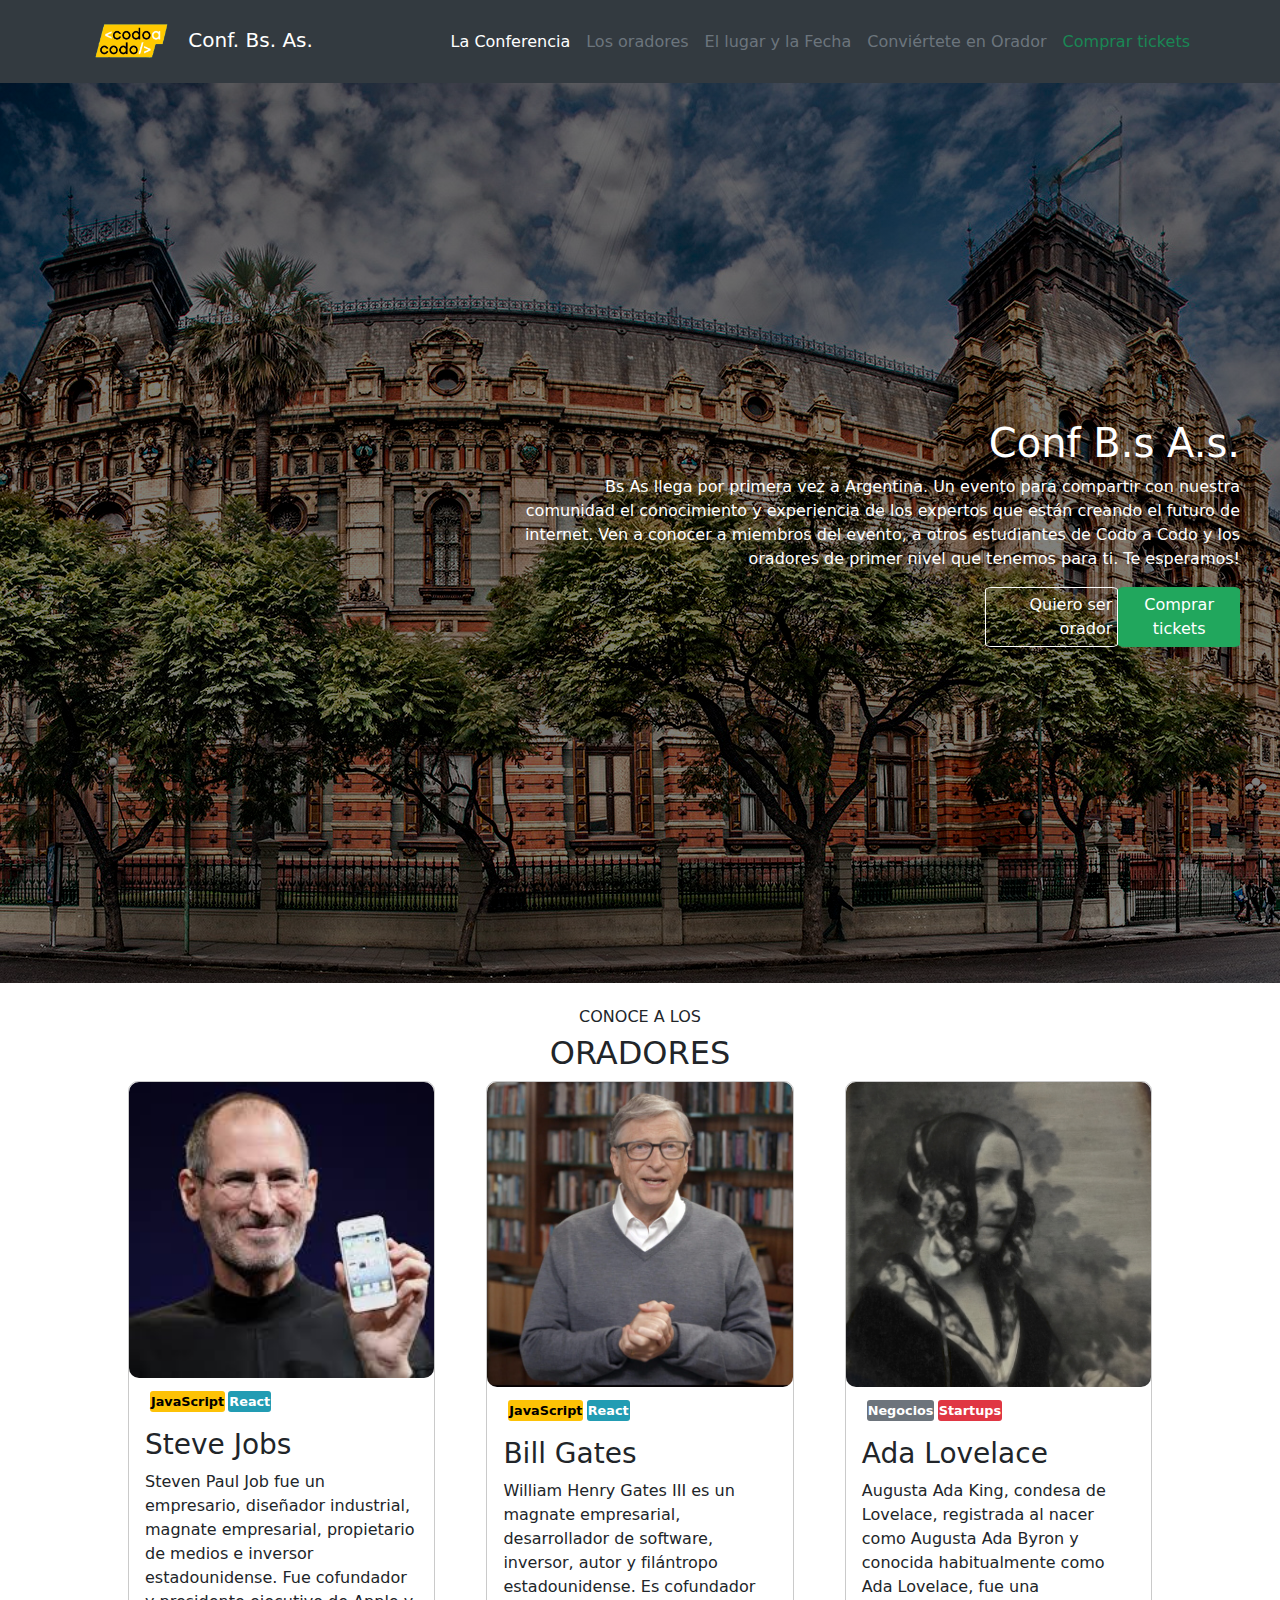
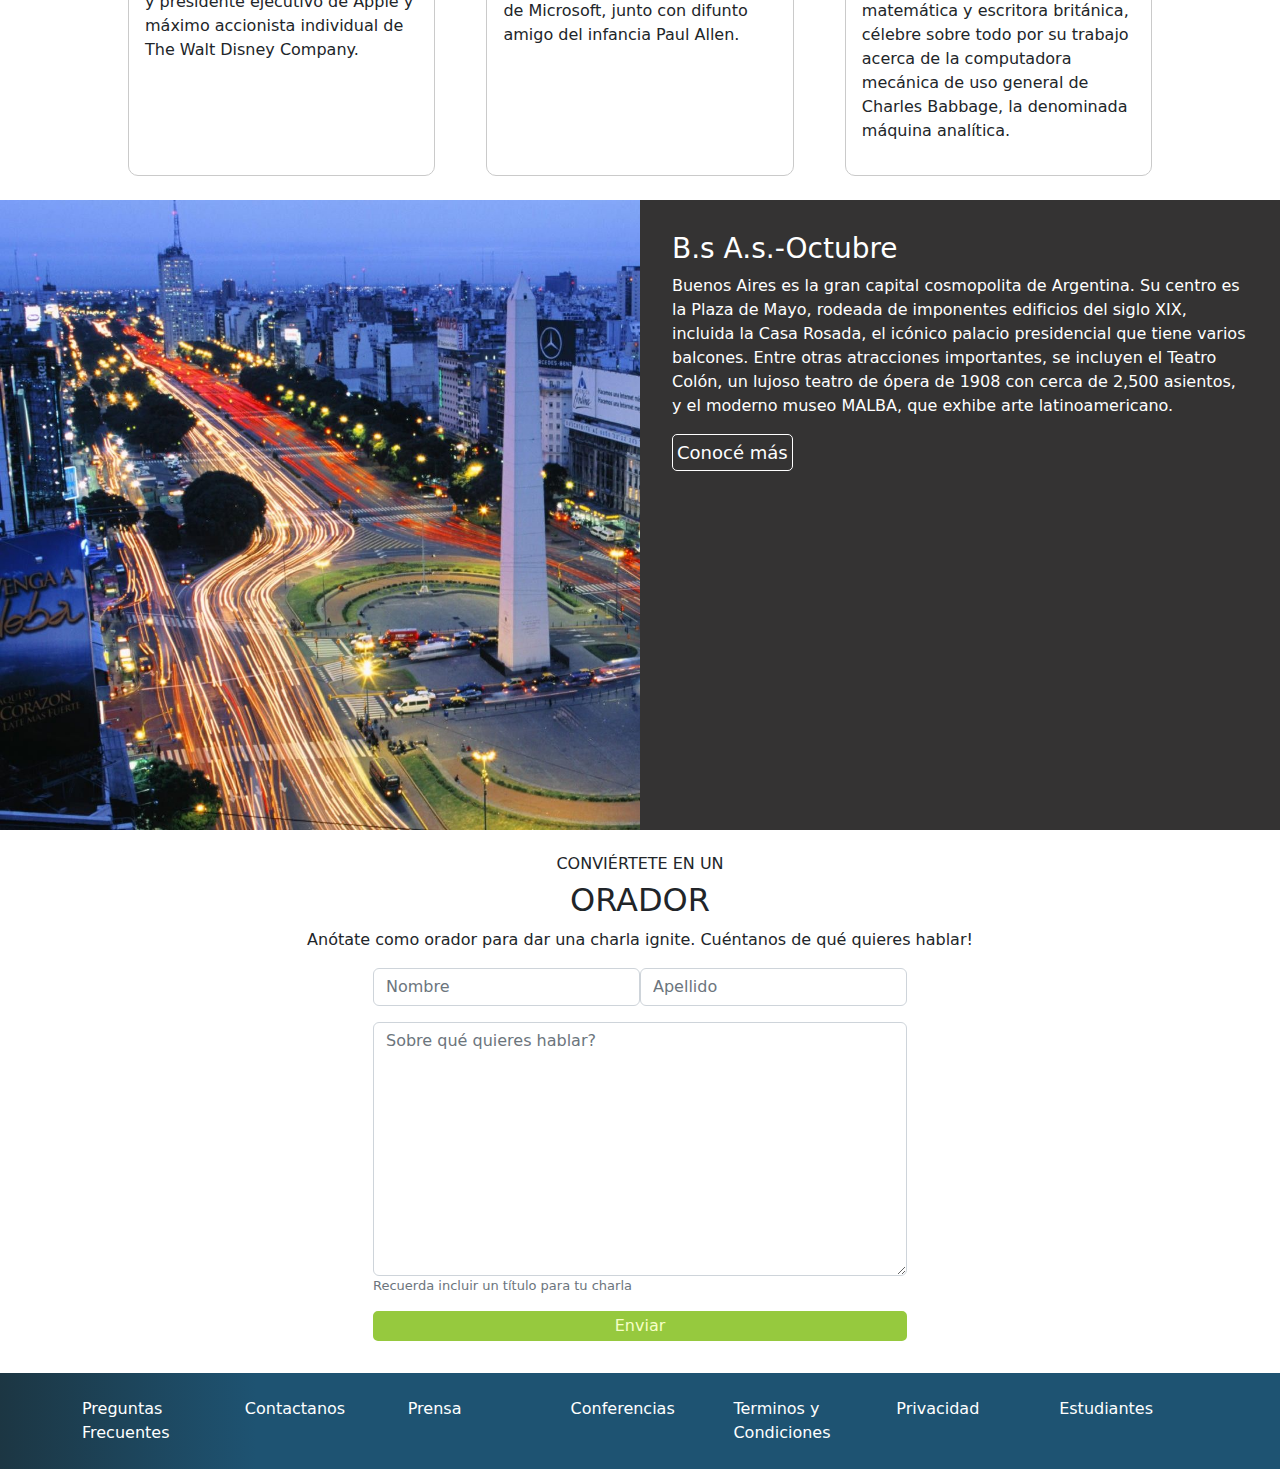
<file: index.html>
<!DOCTYPE html>
<html lang="es">
    <head>
        <meta charset="UTF-8">
        <meta http-equiv="X-UA-Compatible" content="IE=edge">
        <meta name="viewport" content="width=device-width, initial-scale=1.0">
        <title>Integrador</title>
        <link rel="shortcut icon" href="favicon.ico">
        <link rel="stylesheet" href="./css/bootstrap.min.css">
        <link rel="stylesheet" href="./css/estilos.css">
    </head>
    <body>
        <!--<header class="header__flex">
            <div class="logo">
                <img class="img__logo" src="./assets/imagenes/codoacodo.png" alt="Logo de codo a codo" loading="lazy">
            <h2 class="titulo">Conf. Bs. As.</h2>
            </div>
            <nav class="menu">
                <a class="link" href="#">La Conferencia</a>  
                <a class="link" href="#orarores">Los oradores</a>
                <a class="link" href="#lugarYFecha">El lugar y la Fecha</a>
                <a class="link" href="#formulario">Conviértete en Orador</a>
                <a class="linktickets" href="./pages/comprartickets.html">Comprar tickets</a> 
            </nav>
        </header>
    -->
    <header>
        <nav class="navbar navbar-expand-lg bgColorGris">
            <div class="container">
              <a class="navbar-brand text-white" href="#">
                <img src="./assets/imagenes/codoacodo.png" alt="Logo" width="100">
                Conf. Bs. As.
            </a>
              <button class="navbar-toggler" type="button" data-bs-toggle="collapse" data-bs-target="#navbarSupportedContent" aria-controls="navbarSupportedContent" aria-expanded="false" aria-label="Toggle navigation">
                <span class="navbar-toggler-icon"></span>
              </button>
              <div class="collapse navbar-collapse" id="navbarSupportedContent">
                    <ul class="navbar-nav me-auto mb-2 mb-lg-0 justificadoFinal">
                        <li class="nav-item">
                        <a class="nav-link active text-white" aria-current="page" href="#">La Conferencia</a></li>
                        <li class="nav-item"><a class="nav-link text-muted" href="#oradores">Los oradores</a></li>
                        <li class="nav-item"><a class="nav-link text-muted" href="#lugarYFecha">El lugar y la Fecha</a></li>
                        <li class="nav-item"><a class="nav-link text-muted" href="#formulario">Conviértete en Orador</a></li>
                        <li class="nav-item"><a class="nav-link text-success" href="./pages/comprar_tickets.html">Comprar tickets</a></li>
                    </ul>
              </div>
            </div>
          </nav>
    </header>
        <main>
            <section class="sectionMenu">
                <div class="contenidoMenu">
                    <h1>Conf B.s A.s.</h1>
                    <p class="parrafoMenu">Bs As llega por primera vez a Argentina. Un evento para compartir con nuestra comunidad el conocimiento y experiencia de los expertos que están creando el futuro de internet. Ven a conocer a miembros del evento, a otros estudiantes de Codo a Codo y los oradores de primer nivel que tenemos para ti. Te esperamos!</p>
                    <div class="button"> 
                        <a class="button1" href="./pages/contacto.html"> Quiero ser orador </a>
                        <a class="button2" href="./pages/comprar_tickets.html"> Comprar tickets </a> 
                    </div>
                    <!--<a href="./pages/contacto.html">Quiero ser orador</a>
                    <a href="./pages/comprartickets.html">Comprar Tickets</a>-->
                </div>
            </section>
        </main>
        <br>
        <section class="sectionTarjetas" id="oradores">
            <div>
                <h6>CONOCE A LOS</h6><h2>ORADORES</h2>
            </div>
            <div class="padreTarjetas">
                <div class="tarjeta__flex">
                    <div class="tarjeta"> 
                        <img class="tarjetaImagen" src="./assets/imagenes/steve.jpg" alt="imagen de card" loading="lazy" width="300">
                        <div class= row>
                            <label class="buttonJava" for="">JavaScript</label>
                            <label class="buttonReact" for="">React</label>
                         </div>
                        <div class="tarjetaContenido">
                            <h3>Steve Jobs</h3>
                            <div class="tarjetaParrafo">
                                <p>Steven Paul Job fue un empresario, diseñador industrial, magnate empresarial, propietario de medios e inversor estadounidense. Fue cofundador y presidente ejecutivo de Apple y máximo accionista individual de The Walt Disney Company.</p>
                            </div>
                        </div>
            
                    </div>
                    <div class="tarjeta"> 
                        <img class="tarjetaImagen" src="./assets/imagenes/bill.jpg" alt="imagen de card" loading="lazy" width="300">
                        <div class= row>
                            <label class="buttonJava" for="">JavaScript</label>
                            <label class="buttonReact" for="">React</label>
                         </div>
                        <div class="tarjetaContenido">
                            <h3>Bill Gates</h3>
                            <div class="tarjetaParrafo">
                                <p>William Henry Gates III es un magnate empresarial, desarrollador de software, inversor, autor y filántropo estadounidense. Es cofundador de Microsoft, junto con difunto amigo del infancia Paul Allen.</p>
                            </div>
                        </div> 
            
                    </div>
                    <div class="tarjeta"> 
                        <img class="tarjetaImagen" src="./assets/imagenes/ada.jpeg" alt="imagen de card" loading="lazy" width="300">
                        <div class= row>
                            <label class="buttonNegocios" for="">Negocios</label>
                            <label class="buttonStartups" for="">Startups</label>
                         </div>
                        <div class="tarjetaContenido">
                            <h3>Ada Lovelace</h3>
                            <div class="tarjetaParrafo">
                                <p>Augusta Ada King, condesa de Lovelace, registrada al nacer como Augusta Ada Byron y conocida habitualmente como Ada Lovelace, fue una matemática y escritora británica, célebre sobre todo por su trabajo acerca de la computadora mecánica de uso general de Charles Babbage, la denominada máquina analítica.</p>
                            </div>
                        </div>
                        
                    </div>   
                </div>
            </div>
            <br>
        </section>
        <section class="sectionDividida" id="lugarYFecha">
            <div class="imagenIzq">
                
            </div>
           
            <div class="contenidoDer">
                <h3>B.s A.s.-Octubre</h3>
                <p class="textBsAs">Buenos Aires es la gran capital cosmopolita de Argentina. Su centro es la Plaza de Mayo, rodeada de imponentes edificios del siglo XIX, incluida la Casa Rosada, el icónico palacio presidencial que tiene varios balcones. Entre otras atracciones importantes, se incluyen el Teatro Colón, un lujoso teatro de ópera de 1908 con cerca de 2,500 asientos, y el moderno museo MALBA, que exhibe arte latinoamericano.</p>
                <a class="buttonBsAs" href="">Conocé más</a>

            </div>
        </section>
        <br>
        <!--<section id="formulario">
            <form action="">
                <div>
                    <input type="text" placeholder="Nombre">
                    <input type="text" placeholder="Apellido">
                </div>

                <div>
                    <textarea name="" id="" cols="50" rows="20" placeholder="Sobre qué quieres hablar?"></textarea>
                </div>
               <p>Lorem ipsum dolor sit amet, consectetur adipisicing elit. </p>
               <div>
                <p>Indique su provincia</p>
                <select>
                    <option value="">Salta</option>
                    <option value="">Entre Rios</option>
                    <option value="">Santa Fe</option>
                    <option value="">Rio Negro</option>
                    <option value="">Cordoba</option>
                </select>
               </div>
               <div>
                <input type="submit" value="Enviar">
               </div>
            </form>

        </section>-->
        <section id="formulario" class="container">
            <div class="d-flex flex-column align-items-center">
                <h6> CONVIÉRTETE EN UN </h6> <h2> ORADOR</h2>
                <p class="textoFormulario"> Anótate como orador para dar una charla ignite. Cuéntanos de qué quieres hablar!</p>
            </div>
            <div class="row ancho">
                <div class="col mb-3 d-flex">
                    <input type="text" class="form-control" id="exampleFormControlInput1" placeholder="Nombre">
                    <input type="text" class="form-control" id="exampleFormControlInput2" placeholder="Apellido">
                </div>
            </div>
            <div class="row ancho">
                <div class=" col mb-3">
                    <textarea name="" class="form-control" id="exampleFormControlTextarea" cols="50" rows="10" placeholder="Sobre qué quieres hablar?"></textarea>
                    <p class="nav-link text-muted" id="charla"> Recuerda incluir un título para tu charla</p>
                    <input class=" Enviar d-grid btn-outline-success my-3" id= "Enviar" type="submit" value="Enviar" >
                </div>
            </div>
            
        </section>
        <footer class="colorFooter">
            <div class="container">
                <div class="row">
                    <div class="col pt-4 pb-4"> <a class="text-white text-decoration-none" href="">Preguntas Frecuentes</a></div>
                    <div class="col pt-4 pb-4"> <a class="text-white text-decoration-none" href="">Contactanos</a></div>
                    <div class="col pt-4 pb-4"> <a class="text-white text-decoration-none" href="">Prensa</a></div>
                    <div class="col pt-4 pb-4"> <a class="text-white text-decoration-none" href="">Conferencias</a></div>
                    <div class="col pt-4 pb-4"> <a class="text-white text-decoration-none" href="">Terminos y Condiciones</a></div>
                    <div class="col pt-4 pb-4"> <a class="text-white text-decoration-none" href="">Privacidad</a></div>
                    <div class="col pt-4 pb-4"> <a class="text-white text-decoration-none" href="">Estudiantes</a></div>
                </div>
            </div>
            <script src="./js/bootstrap.bundle.min.js"></script>
        </footer>
    </body>
</html>
</file>
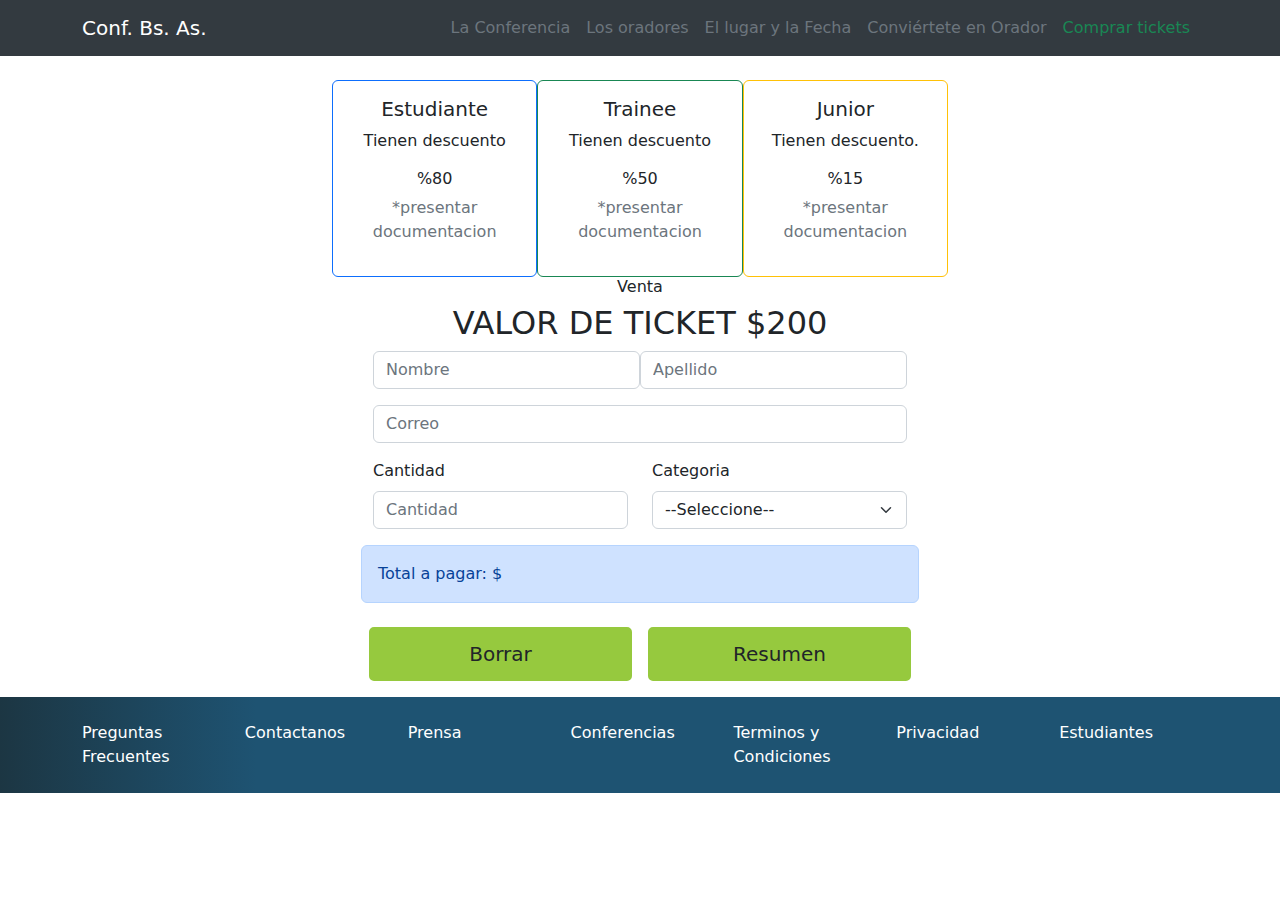
<file: pages/comprar_tickets.html>
<!DOCTYPE html>
<html lang="en">
  <head>
    <meta charset="UTF-8">
    <meta http-equiv="X-UA-Compatible" content="IE=edge">
    <meta name="viewport" content="width=device-width, initial-scale=1.0">
    <title>Javascript</title>
    <link rel="stylesheet" href="../css/bootstrap.min.css">
    <link rel="stylesheet" href="../css/estilos.css">
  </head>
  <body>
    <header>
      <nav class="navbar navbar-expand-lg bgColorGris">
        <div class="container">
          <a class="navbar-brand text-white" href="../index.html">
            Conf. Bs. As.
          </a>
          <button class="navbar-toggler" type="button" data-bs-toggle="collapse" data-bs-target="#navbarSupportedContent" aria-controls="navbarSupportedContent" aria-expanded="false" aria-label="Toggle navigation">
            <span class="navbar-toggler-icon"></span>
          </button>
          <div class="collapse navbar-collapse" id="navbarSupportedContent">
            <ul class="navbar-nav me-auto mb-2 mb-lg-0 justificadoFinal">
              <li class="nav-item"><a class="nav-link text-muted" aria-current="page" href="#conferencia">La Conferencia</a></li>
              <li class="nav-item"><a class="nav-link text-muted" href="#oradores">Los oradores</a></li>
              <li class="nav-item"><a class="nav-link text-muted" href="#lugarYFecha">El lugar y la Fecha</a></li>
              <li class="nav-item"><a class="nav-link text-muted" href="#formulario">Conviértete en Orador</a></li>
              <li class="nav-item"><a class="nav-link text-success" href="#">Comprar tickets</a></li>
            </ul>
          </div>
        </div>
      </nav>
    </header>

    <main>
      <br>
      <section class="row ancho">
        <div class="d-flex">
          <div class="card text-center border-primary">
            <div class="card-body">
              <h5 class="card-title">Estudiante</h5>
              <p class="card-text">Tienen descuento</p>
              <h6 class="card-text">%80</h6>
              <p class="text-muted">*presentar documentacion</p> 
            </div>
          </div>
          
          <div class="card text-center border-success">
            <div class="card-body">
              <h5 class="card-title">Trainee</h5>
              <p class="card-text">Tienen descuento</p>
              <h6>%50</h6>
              <p class="text-muted">*presentar documentacion</p> 
            </div>
          </div>
          
          <div class="card text-center border-warning">
            <div class="card-body">
              <h5 class="card-title">Junior</h5>
              <p class="card-text">Tienen descuento.</p>
              <h6>%15</h6>
              <p class="text-muted">*presentar documentacion</p> 
            </div>
          </div>
        </div>
      </section>
    </main>
    <section id="formulario" class="container">
      <div class="d-flex flex-column align-items-center">
          <h6> Venta </h6> <h2>VALOR DE TICKET $200</h2>
      </div>
      <form action="">
        <div class="row ancho d-flex">
          <div class="col mb-3 d-flex">
            <input type="text" class="form-control" id="NombreFormularioTickets" placeholder="Nombre" aria-label="Nombre" id="nombre">
            <input type="text" class="form-control" id="ApellidoFormularioTickets" placeholder="Apellido" aria-label="Apellido" id="apellido">
          </div>
        </div>
        <div class="row ancho">
          <div class="mb-3 d-flex">
            <input type="email" class="form-control" placeholder="Correo" aria-Label="Email" id="mail" required>
          </div>
        </div>
        <div class="row ancho col mb-3 d-flex">
          <div class="col-md-6" id="Cantidad">
            <label for="cantidadTickets" class="form-label">Cantidad</label>
            <input type="number" class="form-control" id="cantidadTickets" aria-label="Cantidad" placeholder="Cantidad" required>
          </div>
        <div class="col-md-6">
          <label for="categoriaSelect" class="form-label">Categoria</label>
          <select class="form-select" id="categoriaSelect" aria-label="Categoria">
            <option value="" selected>--Seleccione--</option>
            <option value="e">Estudiante</option>
            <option value="t">Trainee</option>
            <option value="j">Junior</option>
            <option value="n">Sin Categoria</option>
          </select>
        </div>  
      </div>
      <div class="row ancho alert alert-primary mt-2 mb-4" role="alert">
        Total a pagar: $ <span id="totalPago" class="align-middle"></span>
     </div>
     <div class="row ancho gx-2">
        <div class="col-md mb-3 colorbutton anchoButtonB">
            <button type="reset" class="w-100 btn btn-lg btn-form" id="btnBorrar">Borrar</button>
        </div>
        <div class="col-md mb-3 colorbutton anchoButtonR">
            <button type="button" class="w-100 btn btn-lg btn-form" id="btnResumen">Resumen</button>
        </div>
  </div>

      </form>
    

    </section>

    <footer class="colorFooter">
      <div class="container">
        <div class="row">
          <div class="col pt-4 pb-4"> <a class="text-white text-decoration-none" href="">Preguntas Frecuentes</a></div>
          <div class="col pt-4 pb-4"> <a class="text-white text-decoration-none" href="">Contactanos</a></div>
          <div class="col pt-4 pb-4"> <a class="text-white text-decoration-none" href="">Prensa</a></div>
          <div class="col pt-4 pb-4"> <a class="text-white text-decoration-none" href="">Conferencias</a></div>
          <div class="col pt-4 pb-4"> <a class="text-white text-decoration-none" href="">Terminos y Condiciones</a></div>
          <div class="col pt-4 pb-4"> <a class="text-white text-decoration-none" href="">Privacidad</a></div>
          <div class="col pt-4 pb-4"> <a class="text-white text-decoration-none" href="">Estudiantes</a></div>
        </div>
      </div>
      <script src="../js/bootstrap.bundle.min.js"></script>
    </footer>
  
    <script src="../js/comprar-tickets.js" ></script>
  </body>
</html>
</file>
<file: css/estilos.css>
*{
    margin: 0;
    padding: 0; 
    box-sizing: border-box;
}
.header__flex {
    background-color: rgb(51, 58, 64);
    display:flex;
    justify-content: center;
}
.logo {
    display:flex;
    align-items: center;
    width: 50%;
    padding-left: 2rem;
}
.img__logo{
    width:20%;
}
.titulo{
    color: white;
    font-family: Arial, Helvetica, sans-serif;
}
.menu {
    padding-right: 2.5rem;
    width: 50%;
    display: flex;
    align-items: center;
    justify-content: space-between;
}
.link {
    text-decoration: none;
    color: white;
    font-size: 1rem;
    font-family: Arial, Helvetica, sans-serif;
}
/*.container{
    width: 100%;
}*/
.bgColorGris{
    background-color:  rgb(51, 58, 64);
}
.justificadoFinal{
    display: flex;
    justify-content: flex-end;
    width: 100%;
}
/*.linktickets{
    text-decoration: none;
    color: rgb(90, 202, 16);
    font-size: 1rem;
    font-family: Arial, Helvetica, sans-serif;
}*/
.sectionMenu{
    background-image: linear-gradient(to right,rgb(0 0 0 /.5),rgb(0 0 0 /.5)), url(../assets/imagenes/ba1.jpg);
    height: 100vh;
    width: 100%;
    display: flex;
    justify-content: flex-end;
    align-items: center;
}
.contenidoMenu { 
    width: 60%;
    text-align: right;
    color: white;
    padding-right: 2.5rem;
}
.button{
    display: flex;
    flex-direction: row;
    padding-left: 65%;
    justify-content: space-between
    
}
.button1 {
    text-decoration: none;
     display: block;
    height: fit-content;
    width: fit-content;
    justify-content: space-around;
    border: 0.5px solid white ;
    border-radius: 5%;
    color: white;
    padding: 5px;
 }
.button2 {
    text-decoration: none;
    text-align:center;
    display: block;
    height: fit-content;
    width: fit-content;
    justify-content: space-around;
    background-color: rgb(33, 167, 93);
    border: 0.5px solid rgb(33, 167, 93);
    border-radius: 5%;
    color: rgb(255, 255, 255);
    padding: 5px;
    }
.sectionTarjetas{
    display: flex;
    flex-direction: column;
    text-align: center;
}
.padreTarjetas {
    width: 100%;
    display: flex;
    justify-content: center;
    align-items: center;
}
.tarjeta__flex {
    width: 80%;
    display: flex;
    justify-content: space-between;
}
.tarjeta {
    background-color: white;
    width: 30%;
    border: 1px solid rgb(202, 202, 202);
    border-radius: 10px;
}
.tarjetaImagen{
    width: 100%;
    border-radius: 10px;
}
.buttonJava{
    background-color: #FDC206;
    color: black ;
    border: solid 1px;
    border: #FDC206;
    width: fit-content;
    border-radius:3px;
    font-size: 0.8rem;
    font-weight: bold;
    margin-top: 4%;
    margin-left: 10%;
    padding: 1px;
}
.buttonReact{
    background-color: #229CB3;
    color: white;
    border: solid 1px;
    border: #229CB3;
    width: fit-content;
    border-radius:3px;
    font-size: 0.8em;
    font-weight: bold;
    margin-top: 4%;
    margin-left: 1%;
    padding: 1px;
}
.buttonNegocios{
    background-color: #6d747c;
    color: white ;
    border: solid 1px;
    border: #6d747c;
    width: fit-content;
    border-radius:3px;
    font-size: 0.8rem;
    font-weight: bold;
    margin-top: 4%;
    margin-left: 10%;
    padding: 1px;
}
.buttonStartups{
    background-color: #e03643;
    color: white;
    border: solid 1px;
    border: #e03643;
    width: fit-content;
    border-radius:3px;
    font-size: 0.8em;
    font-weight: bold;
    margin-top: 4%;
    margin-left: 1%;
    padding: 1px;
}
.tarjetaContenido {
    text-align: left;
    padding: 1rem;
}
.tarjetaParrafo {
    width: 100%;
}
/*pantalla dividida*/
.sectionDividida {
    display: flex;
    height: 70vh;
}
.imagenIzq{
    height: 100%;
    width: 50%;
    background-image: url(../assets/imagenes/ba3.jpg);
    background-size: cover;
}
.contenidoDer {
    height: 100%;
    width: 50%;
    padding: 2rem;
    background-color: #343333;
    color: white;
    font-size: 1.5rem;
    display: flex;
    flex-direction: column;
    align-items: flex-start;
}
.textBsAs{
    font-size: medium;
}
.buttonBsAs{
    display: block;
    text-decoration: none;
    color: white;
    border: 1px solid white;
    border-radius: 5px;
    padding: 4px;
    font-size: large;
}
#charla{
    font-size: small;
}
#Enviar {
    width: 100%;
    background-color: #96C93E;
    border: solid #96C93E;
    border-radius: 5px;
    color: #f6ffc7;
 }
.ancho{
    width: 50%;
    margin: 0 auto;
}
.anchoButtonB{
    margin-right: 0.5rem;
    margin-left: 0.5rem;
    
}
.anchoButtonR{
    margin-right: 0.5rem;
    margin-left: 0.5rem;
}
.colorbutton{
    width: 100%;
    background-color: #96C93E;
    border: solid #96C93E;
    border-radius: 5px;
    color: #f6ffc7;
}
.colorFooter{
    background: #1c3643;
    background: linear-gradient(0deg,#1c3643 0%, #1e5372 20%);
    background: -webkit-linear-gradient(0deg,#1c3643 0%, #1e5372 20%);
    background: -moz-linear-gradient(0deg,#1c3643 0%, #1e5372 20%);
}
@media screen and (max-width: 500px) {
    .header__flex{
        flex-direction: column;
    }
    .logo {
        width: 100%;
        justify-content: space-between;
        padding-left: 0;
    }
    .menu {
        width: 100%;
        flex-direction: column;
        padding-right: initial;
    }
    .link {
    display: inline-block;
    padding: 1rem;
    border-bottom: 1px solid white;
    width: 100%;
    }
    /*seccion menu-parrafo*/
    .sectionMenu {
        justify-content: center;
    }
    .parrafoMenu { 
        line-height: 1.5rem;
    }
    .contenidoMenu {
        width: 80%;
        text-align: center;
        backdrop-filter: blur(5px);
    }
    .button{
        flex-direction: column;
        justify-content: center;

    }
    h1{
        font-size: 2rem;
        margin-bottom: 0.6rem;
    }
    /*seccion Tarjetas*/
    .tarjeta__flex{
        flex-direction: column;
    }
    .tarjeta {
        width: 100%;
        margin-bottom: 1rem;
        box-shadow: -7px -7px 50px 6px rgba(0,0,0,0.54);
        -webkit-box-shadow: -7px -7px 50px 6px rgba(0,0,0,0.54);
        -moz-box-shadow: -7px -7px 50px 6px rgba(0,0,0,0.54);
    }
    .sectionDividida{
        flex-direction: column;
    }
    .imagenIzq{
        width: 100%;
    }
    .contenidoDer{
        width: 100%;
    }
    .ancho{
        width: 100%;
    }
    .textoFormulario{
        text-align: center;
    }
    .anchoButtonB{
        margin-right: 0rem;
        margin-left: 0rem;
        
    }
    .anchoButtonR{
        margin-right: 0rem;
        margin-left: 0rem;
    }
    
}
</file>
